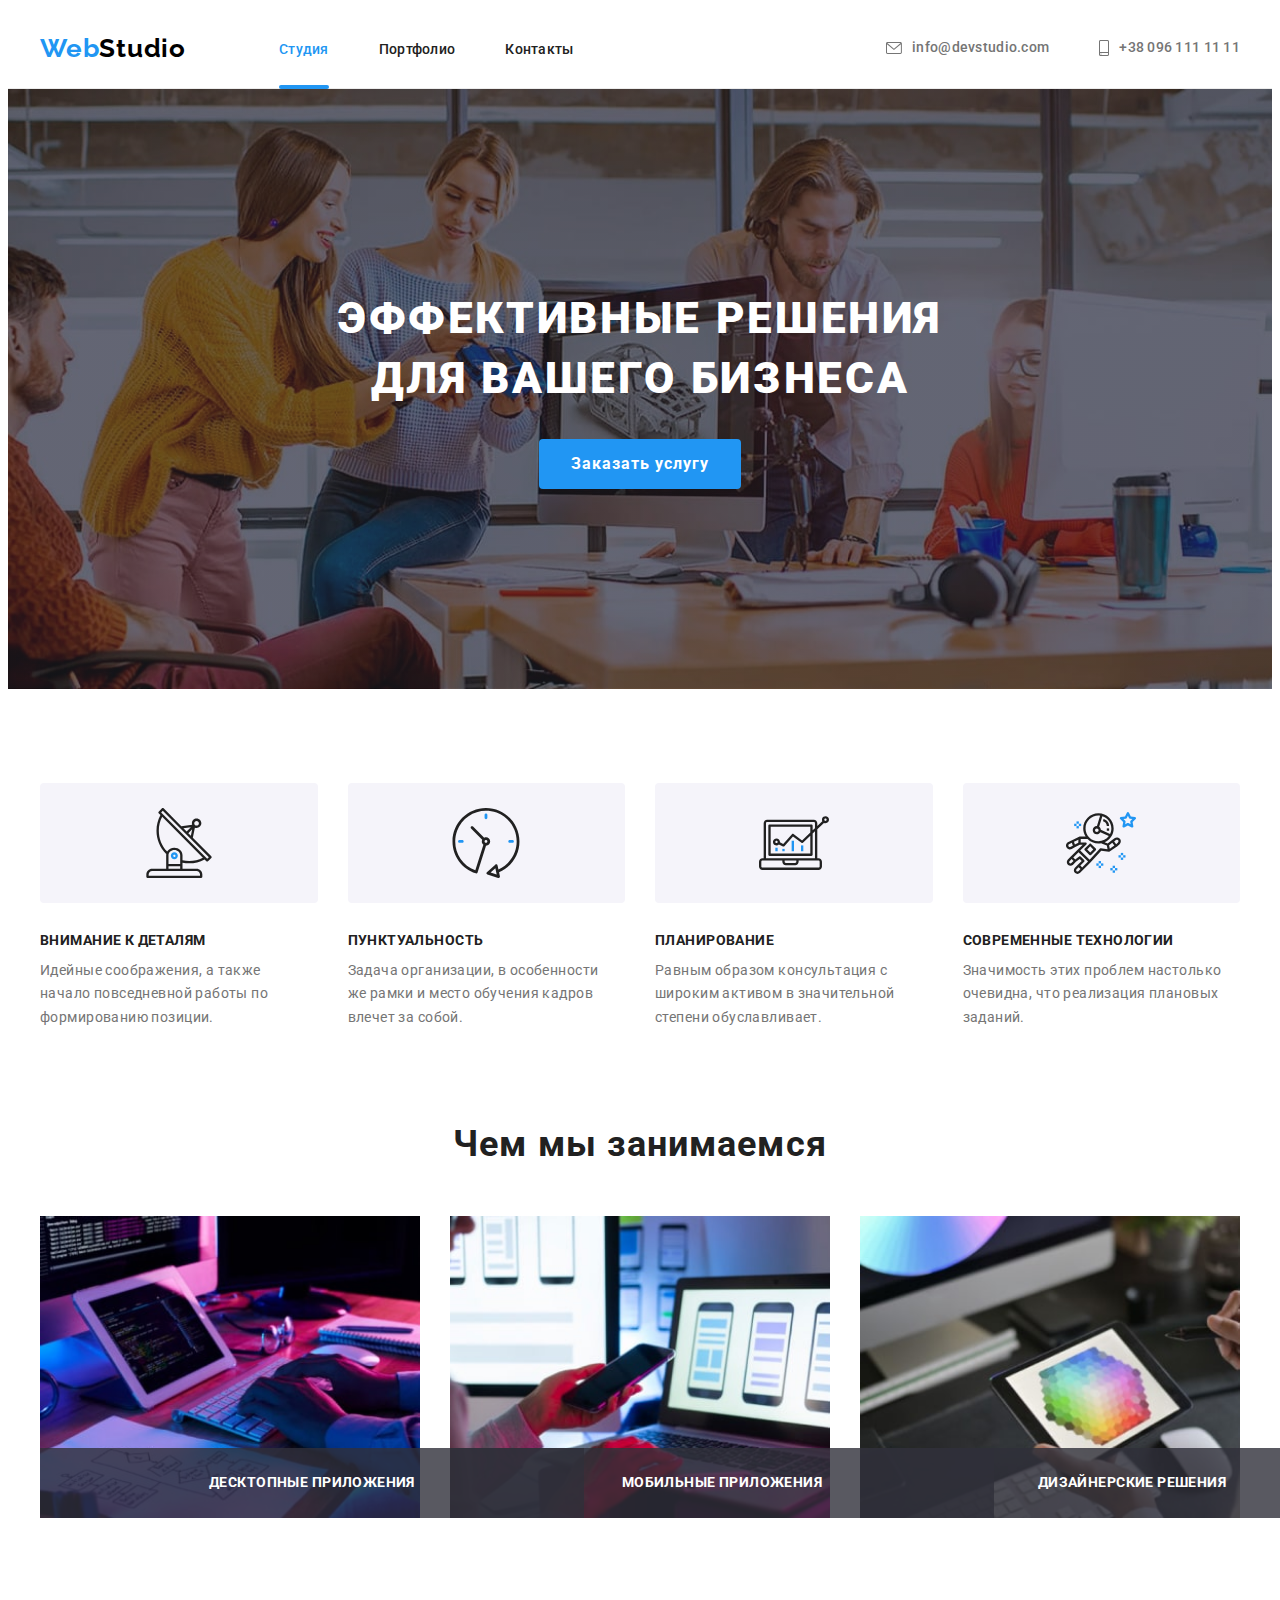
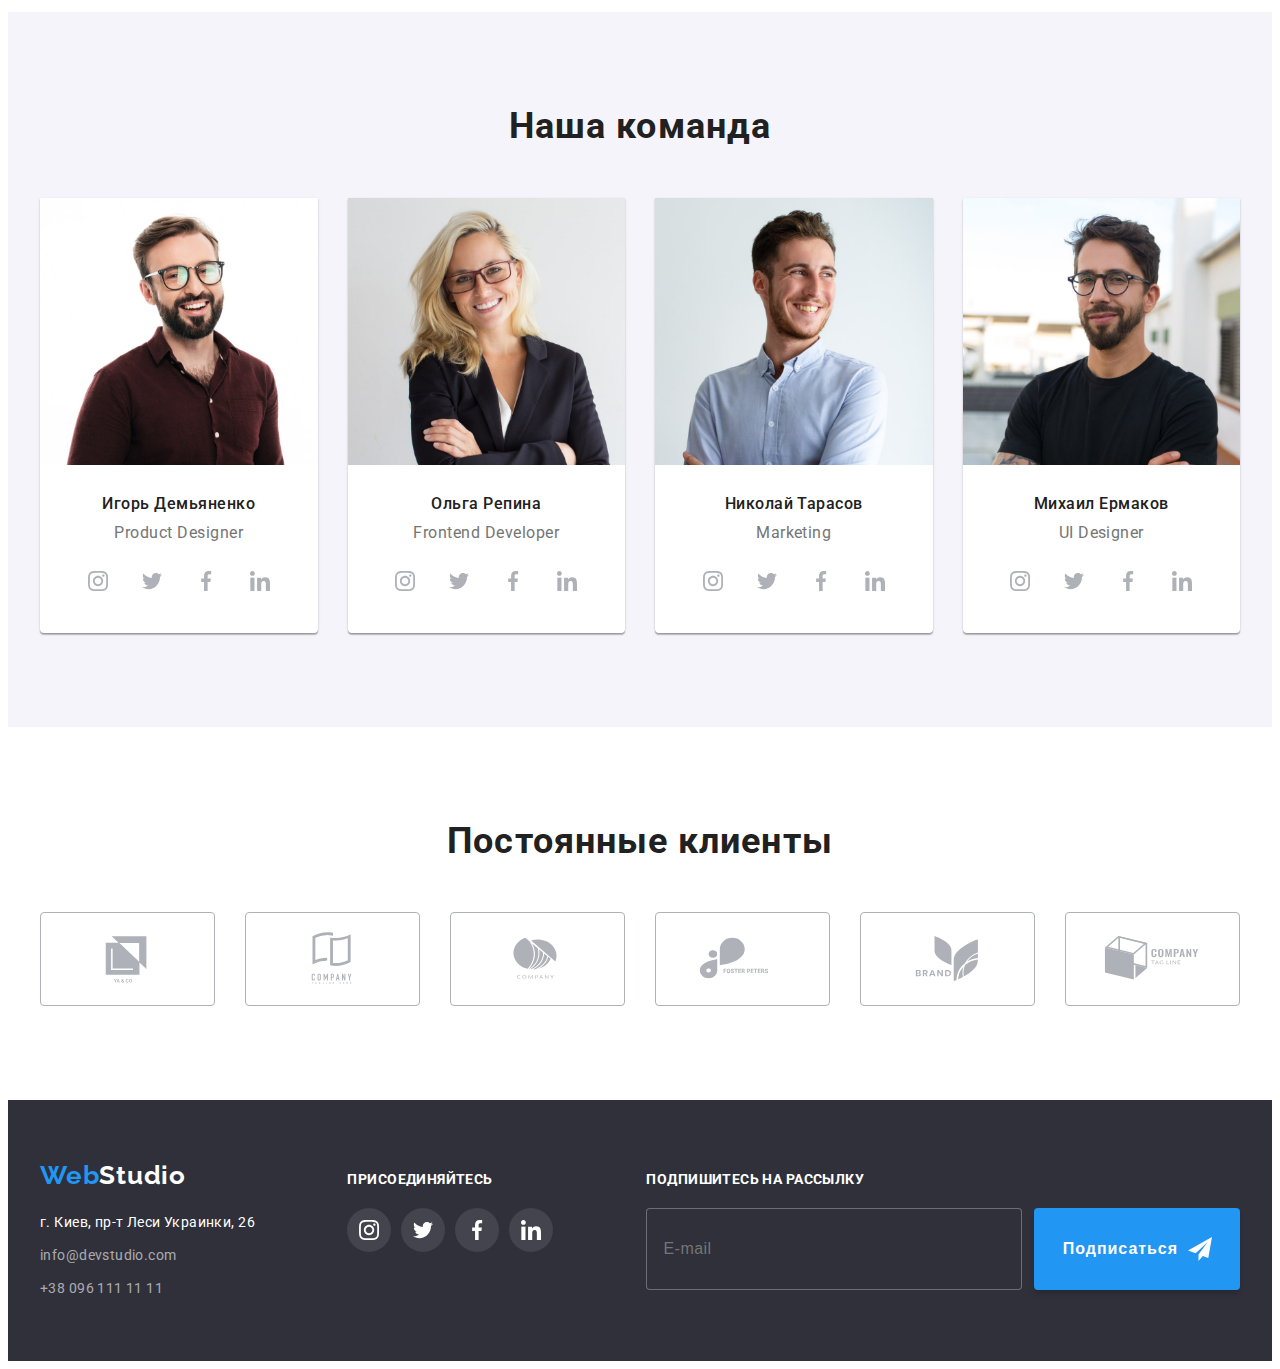
<file: index.html>
<!DOCTYPE html>
<html lang="ru">
<head>
    <meta charset="UTF-8">
    <meta http-equiv="X-UA-Compatible" content="IE=edge">
    <meta name="viewport" content="width=device-width, initial-scale=1.0">
    <link rel="stylesheet" href="https://cdnjs.cloudflare.com/ajax/libs/modern-normalize/1.1.0/modern-normalize.min.css"
        integrity="sha512-wpPYUAdjBVSE4KJnH1VR1HeZfpl1ub8YT/NKx4PuQ5NmX2tKuGu6U/JRp5y+Y8XG2tV+wKQpNHVUX03MfMFn9Q==" 
        crossorigin="anonymous" referrerpolicy="no-referrer">
    <!-- <link rel="stylesheet" href="css/styles.css"> -->
    <link rel="preconnect" href="https://fonts.googleapis.com">
    <link rel="preconnect" href="https://fonts.gstatic.com" crossorigin>
    <link href="https://fonts.googleapis.com/css2?family=Raleway:wght@700&family=Roboto:wght@400;500;700;900&display=swap" rel="stylesheet">
    <link rel="stylesheet" href="./css/main.min.css" />
    <title>WebStudio</title>
</head>
<body>
    <!--Верхняя линия-->
    <header class="header">
        <div class="container">
        <a href="./index.html" class="header__logo link"> <span class="logo">Web</span>Studio</a>
        <nav class="navigation">
            <ul class="menu-list list">
                <li class="menu-list__item">
                    <a href="./index.html" class="menu-list__link current link">Студия</a>
                </li>
                <li class="menu-list__item">
                    <a href="./portfolio.html" class="menu-list__link link">Портфолио</a>
                </li>
                <li class="menu-list__item">
                    <a href="" class="menu-list__link link">Контакты</a>
                </li>
            </ul>
        </nav>
            <div class="header__contact">
                <a href="mailto:info@devstudio.com" class="contact__email link">
                    <svg class="contact__icon" width="16" height="12">
                        <use href="./img/icons.svg#icon-envelope"></use>
                    </svg>info@devstudio.com</a>
                <a href="tel:+380961111111" class="contact__tel link">
                    <svg class="contact__icon" width="10" height="16">
                        <use href="./img/icons.svg#icon-smartphone"></use>
                    </svg>+38 096 111 11 11</a>
            </div>
        </div>
    </header>
    <main>
       <!--Шапка-->
        <section class="banner">
            <div class="container">
                <h1 class="banner__text">Эффективные решения для вашего бизнеса</h1>
                <button type="button" class="banner__btn" data-modal-open>Заказать услугу</button>
            </div>
        </section>
        <!--Особенности-->
        <section class="specificity">
            <div class="container">
            <h2 class="visually-hidden">Особенности</h2>
            <ul class="specificity-list list">
                <li class="specificity-list__item">
                    <div class="specificity-item">
                        <svg class="speciticity-item__icon" width="70" height="70">
                            <use href="./img/icons.svg#icon-antenna"></use>
                        </svg>
                    </div>
                    <h3 class="specificity-list__title">Внимание к деталям</h3>
                    <p class="specificity-list__text">Идейные соображения, а также начало повседневной работы по формированию позиции.</p>
                </li>
                <li class="specificity-list__item">
                    <div class="specificity-item">
                        <svg class="speciticity-item__icon" width="70" height="70">
                            <use href="./img/icons.svg#icon-clock"></use>
                        </svg>
                    </div>
                    <h3 class="specificity-list__title">Пунктуальность</h3>
                    <p class="specificity-list__text">Задача организации, в особенности же рамки и место обучения кадров влечет за собой.</p>
                </li>
                <li class="specificity-list__item">
                    <div class="specificity-item">
                        <svg class="speciticity-item__icon" width="70" height="70">
                            <use href="./img/icons.svg#icon-diagram"></use>
                        </svg>
                    </div>
                    <h3 class="specificity-list__title">Планирование</h3>
                    <p class="specificity-list__text">Равным образом консультация с широким активом в значительной степени обуславливает.</p>
                </li>
                <li class="specificity-list__item">
                    <div class="specificity-item">
                        <svg class="speciticity-item__icon" width="70" height="70">
                            <use href="./img/icons.svg#icon-astronaut"></use>
                        </svg>
                    </div>
                    <h3 class="specificity-list__title">Современные технологии</h3>
                    <p class="specificity-list__text">Значимость этих проблем настолько очевидна, что реализация плановых заданий.</p>
                </li>
            </ul>
            </div>
        </section>
        <!--Чем мы занимаемся-->
        <section class="about">
            <div class="container">
            <h2 class="about__title">Чем мы занимаемся</h2>
            <ul class="about-list list">
                <li class="about-item">
                    <img src="img/box_1.jpg" alt="Программирование" width="370" height="294">
                    <div class="about-wrap">
                        <p class="about-wrap__title">Десктопные приложения</p>
                    </div>
                </li>
                <li class="about-item">
                    <img src="img/box_2.jpg" alt="Тестирование" width="370" height="294">
                    <div class="about-wrap">
                        <p class="about-wrap__title">Мобильные приложения</p>
                    </div>
                </li>
                <li class="about-item">
                    <img src="img/box_3.jpg" alt="Дизайн" width="370" height="294">
                    <div class="about-wrap">
                        <p class="about-wrap__title">Дизайнерские решения</p>
                    </div>
                </li>
            </ul>
            </div>
        </section>
        <!--Наша команда-->
        <section class="team">
            <div class="container">
            <h2 class="team__title">Наша команда</h2>
            <ul class="team-list list">
                <li class="team-list__item">
                    <img src="img/img_1.jpg" alt="Фото Игорь" width="270" height="260">
                    <div class="team-info">
                    <h3 class="team-info__title">Игорь Демьяненко</h3>
                    <p class="team-info__text">Product Designer</p>
                    <ul class="team-soc-list list">
                        <li class="team-soc-list__item">
                            <a href="" class="team-soc-list__link">
                                <svg class="team-soc-list__icon" width="20" height="20">
                                    <use href="./img/icons.svg#icon-instagram"></use>
                                </svg>
                            </a>
                        </li>
                        <li class="team-soc-list__item">
                            <a href="" class="team-soc-list__link">
                                <svg class="team-soc-list__icon" width="20" height="20">
                                    <use href="./img/icons.svg#icon-twitter"></use>
                                </svg>
                            </a>
                        </li>
                        <li class="team-soc-list__item">
                            <a href="" class="team-soc-list__link">
                                <svg class="team-soc-list__icon" width="20" height="20">
                                    <use href="./img/icons.svg#icon-facebook"></use>
                                </svg>
                            </a>
                        </li>
                        <li class="team-soc-list__item">
                            <a href="" class="team-soc-list__link">
                                <svg class="team-soc-list__icon" width="20" height="20">
                                    <use href="./img/icons.svg#icon-linkedin"></use>
                                </svg>
                            </a>
                        </li>
                    </ul>
                    </div>
                </li>
                <li class="team-list__item">
                    <img src="img/img_2.jpg" alt="Фото Ольга" width="270" height="260">
                    <div class="team-info">
                    <h3 class="team-info__title">Ольга Репина</h3>
                    <p class="team-info__text">Frontend Developer</p>
                    <ul class="team-soc-list list">
                        <li class="team-soc-list__item">
                            <a href="" class="team-soc-list__link">
                                <svg class="team-soc-list__icon" width="20" height="20">
                                    <use href="./img/icons.svg#icon-instagram"></use>
                                </svg>
                            </a>
                        </li>
                        <li class="team-soc-list__item">
                            <a href="" class="team-soc-list__link">
                                <svg class="team-soc-list__icon" width="20" height="20">
                                    <use href="./img/icons.svg#icon-twitter"></use>
                                </svg>
                            </a>
                        </li>
                        <li class="team-soc-list__item">
                            <a href="" class="team-soc-list__link">
                                <svg class="team-soc-list__icon" width="20" height="20">
                                    <use href="./img/icons.svg#icon-facebook"></use>
                                </svg>
                            </a>
                        </li>
                        <li class="team-soc-list__item">
                            <a href="" class="team-soc-list__link">
                                <svg class="team-soc-list__icon" width="20" height="20">
                                    <use href="./img/icons.svg#icon-linkedin"></use>
                                </svg>
                            </a>
                        </li>
                    </ul>
                    </div>
                </li>
                <li class="team-list__item">
                    <img src="img/img_3.jpg" alt="Фото Николай" width="270" height="260">
                    <div class="team-info">
                    <h3 class="team-info__title">Николай Тарасов</h3>
                    <p class="team-info__text">Marketing</p>
                    <ul class="team-soc-list list">
                        <li class="team-soc-list__item">
                            <a href="" class="team-soc-list__link">
                                <svg class="team-soc-list__icon" width="20" height="20">
                                    <use href="./img/icons.svg#icon-instagram"></use>
                                </svg>
                            </a>
                        </li>
                        <li class="team-soc-list__item">
                            <a href="" class="team-soc-list__link">
                                <svg class="team-soc-list__icon" width="20" height="20">
                                    <use href="./img/icons.svg#icon-twitter"></use>
                                </svg>
                            </a>
                        </li>
                        <li class="team-soc-list__item">
                            <a href="" class="team-soc-list__link">
                                <svg class="team-soc-list__icon" width="20" height="20">
                                    <use href="./img/icons.svg#icon-facebook"></use>
                                </svg>
                            </a>
                        </li>
                        <li class="team-soc-list__item">
                            <a href="" class="team-soc-list__link">
                                <svg class="team-soc-list__icon" width="20" height="20">
                                    <use href="./img/icons.svg#icon-linkedin"></use>
                                </svg>
                            </a>
                        </li>
                    </ul>
                    </div>
                </li>
                <li class="team-list__item">
                    <img src="img/img_4.jpg" alt="Фото Михаил" width="270" height="260">
                    <div class="team-info">
                    <h3 class="team-info__title">Михаил Ермаков</h3>
                    <p class="team-info__text">UI Designer</p>
                    <ul class="team-soc-list list">
                        <li class="team-soc-list__item">
                            <a href="" class="team-soc-list__link">
                                <svg class="team-soc-list__icon" width="20" height="20">
                                    <use href="./img/icons.svg#icon-instagram"></use>
                                </svg>
                            </a>
                        </li>
                        <li class="team-soc-list__item">
                            <a href="" class="team-soc-list__link">
                                <svg class="team-soc-list__icon" width="20" height="20">
                                    <use href="./img/icons.svg#icon-twitter"></use>
                                </svg>
                            </a>
                        </li>
                        <li class="team-soc-list__item">
                            <a href="" class="team-soc-list__link">
                                <svg class="team-soc-list__icon" width="20" height="20">
                                    <use href="./img/icons.svg#icon-facebook"></use>
                                </svg>
                            </a>
                        </li>
                        <li class="team-soc-list__item">
                            <a href="" class="team-soc-list__link">
                                <svg class="team-soc-list__icon" width="20" height="20">
                                    <use href="./img/icons.svg#icon-linkedin"></use>
                                </svg>
                            </a>
                        </li>
                    </ul>
                    </div>
                </li>
            </ul>
            </div>
        </section>
        <!--Постоянные клиенты-->
        <section class="our-clients">
            <div class="container">
                <h2 class="our-clients-title">Постоянные клиенты</h2>
                <ul class="our-clients-list list">
                    <li class="our-clients-item">
                        <a href="" class="our-clients-link">
                            <svg class="our-clients-icon" width="106" height="60">
                                <use href="./img/icons.svg#icon-YaCo"></use>
                            </svg>
                        </a>
                    </li>
                    <li class="our-clients-item">
                        <a href="" class="our-clients-link">
                            <svg class="our-clients-icon" width="106" height="60">
                                <use href="./img/icons.svg#icon-ComTagHer"></use>
                            </svg>
                        </a>
                    </li>
                    <li class="our-clients-item">
                        <a href="" class="our-clients-link">
                            <svg class="our-clients-icon" width="106" height="60">
                                <use href="./img/icons.svg#icon-Company"></use>
                            </svg>
                        </a>
                    </li>
                    <li class="our-clients-item">
                        <a href="" class="our-clients-link">
                            <svg class="our-clients-icon" width="106" height="60">
                                <use href="./img/icons.svg#icon-FosterPeters"></use>
                            </svg>
                        </a>
                    </li>
                    <li class="our-clients-item">
                        <a href="" class="our-clients-link">
                            <svg class="our-clients-icon" width="106" height="60">
                                <use href="./img/icons.svg#icon-Brand"></use>
                            </svg>
                        </a>
                    </li>
                    <li class="our-clients-item">
                        <a href="" class="our-clients-link">
                            <svg class="our-clients-icon" width="106" height="60">
                                <use href="./img/icons.svg#icon-ComTagLin"></use>
                            </svg>
                        </a>
                    </li>
                </ul>
            </div>
        </section>
    </main>
    <!--Подвал-->
    <footer class="footer">
        <div class="container">
        <div class="footer-wrap">
        <div class="footer-contact">
        <a href="./index.html" class="footer__logo link"> <span class="logo">Web</span>Studio</a>
        <address>
            <ul class="footer-list list">
                <li class="footer-item">
                    <a href="https://goo.gl/maps/fGNidppjF6cQsCoF7" target="_blank" rel="noopener noindex nofollow" class="footer-address link">г. Киев, пр-т Леси Украинки, 26</a>
                </li>
                <li class="footer-item">
                    <a href="mailto:info@devstudio.com" class="footer-mail link">info@devstudio.com</a>
                </li>
                <li class="footer-item">
                    <a href="tel:+380961111111" class="footer-tel link">+38 096 111 11 11</a>
                </li>
            </ul>
        </address>
        </div>
        <div class="footer-social">
            <h3 class="social-title">Присоединяйтесь</h3>
            <ul class="footer-soc-list list">
                <li class="footer-soc-item">
                    <a href="" class="footer-soc-link">
                        <svg class="footer-soc-icon" width="20" height="20">
                                <use href="./img/icons.svg#icon-instagram"></use>
                        </svg>
                    </a>
                </li>
                <li class="footer-soc-item">
                    <a href="" class="footer-soc-link">
                        <svg class="footer-soc-icon" width="20" height="20">
                            <use href="./img/icons.svg#icon-twitter"></use>
                        </svg>
                    </a>
                </li>
                <li class="footer-soc-item">
                    <a href="" class="footer-soc-link">
                        <svg class="footer-soc-icon" width="20" height="20">
                            <use href="./img/icons.svg#icon-facebook"></use>
                        </svg>
                    </a>
                </li>
                <li class="footer-soc-item">
                    <a href="" class="footer-soc-link">
                        <svg class="footer-soc-icon" width="20" height="20">
                            <use href="./img/icons.svg#icon-linkedin"></use>
                        </svg>
                    </a>
                </li>
            </ul>
        </div>
            <div class="footer-subscribe">
                <form>
                    <p class="footer-sub-title">Подпишитесь на рассылку</p>
                    <div class="footer-sub">
                        <input
                        class="footer-input"
                        type="email"
                        id="email"
                        name="user-email"
                        placeholder="E-mail">
                        <button class="footer-sub-btn" type="submit">Подписаться</button>
                        <svg class="footer-input-icon" width="24" height="24">
                            <use href="./img/icons.svg#icon-icon_send"></use>
                        </svg>
                    </div>
                </form>
            </div>
        </div>
        </div>
    </footer>
    <div class="backdrop is-hidden" data-modal>
        <div class="modal">
            <button type="button" class="modal-close-btn" data-modal-close>
                <svg class="input-close_btn" width="18" height="18">
                    <use href="./img/icons.svg#icon-close_btn"></use>
                </svg>
            </button>
            <p class="modal-title">Оставьте свои данные, мы вам перезвоним</p>
            <form>
                <div class="modal-field">
                    <div class="modal-input-list">
                        <label class="modal-label" for="user-name">Имя</label>
                        <div class="modal-input-wrap">
                            <input
                            class="modal-input"
                            type="text"
                            name="user-name"
                            id="user-name">
                            <svg class="input-icon" width="18" height="18">
                                <use href="./img/icons.svg#icon-person_black"></use>
                            </svg>
                        </div>
                    </div>
                    <div class="modal-input-list">
                        <label class="modal-label" for="user-tel">Телефон</label>
                        <div class="modal-input-wrap">
                            <input
                            type="tel"
                            class="modal-input"
                            name="user-tel"
                            id="user-tel">
                            <svg class="input-icon" width="18" height="18">
                                <use href="./img/icons.svg#icon-phone_black"></use>
                            </svg>
                        </div>
                    </div>
                    <div class="modal-input-list">
                        <label class="modal-label" for="user-email">Почта</label>
                        <div class="modal-input-wrap">
                            <input
                            type="email"
                            class="modal-input"
                            name="user-email"
                            id="user-email">
                            <svg class="input-icon" width="18" height="18">
                                <use href="./img/icons.svg#icon-email_black"></use>
                            </svg>
                        </div>
                    </div>
                    <div class="modal-input-list">
                        <label class="modal-label" for="user-text">Комментарий</label>
                        <textarea
                        name="user-text"
                        id="user-text"
                        placeholder="Введите текст"
                        class="modal-text"></textarea>
                    </div>
                    <div class="modal-checkbox">
                        <input
                        class="input-check visually-hidden"
                        type="checkbox"
                        name="accept_check"
                        id="accept_rules"
                        value="accept_check">
                        <label for="accept_rules" class="check-text">Соглашаюсь с рассылкой и принимаю<a href="" target="_blank" class="accept_link">Условия договора</a></label>
                    </div>
                <button class="modal-btn" type="submit">Отправить</button>
                    </div>
            </form>
        </div>
    </div>
    <script src="./js/modal.js"></script>
</body>
</html>
</file>
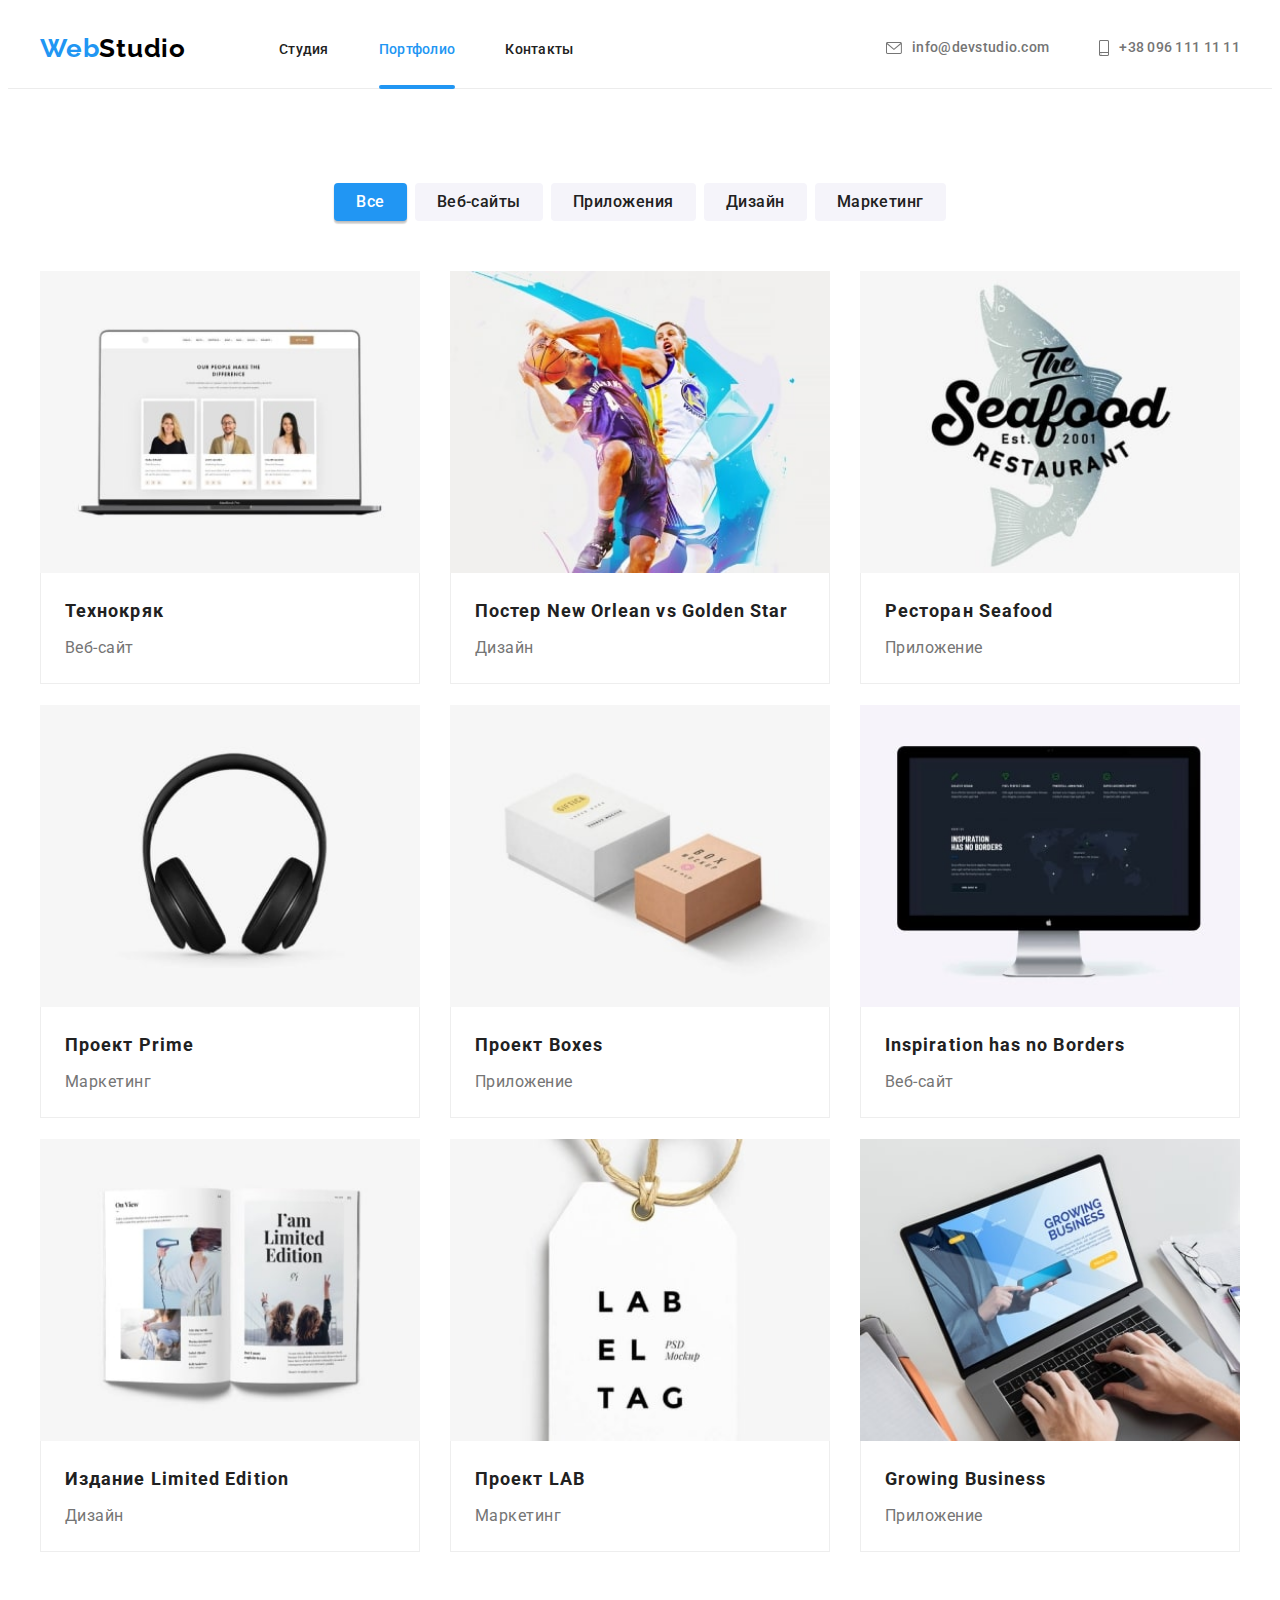
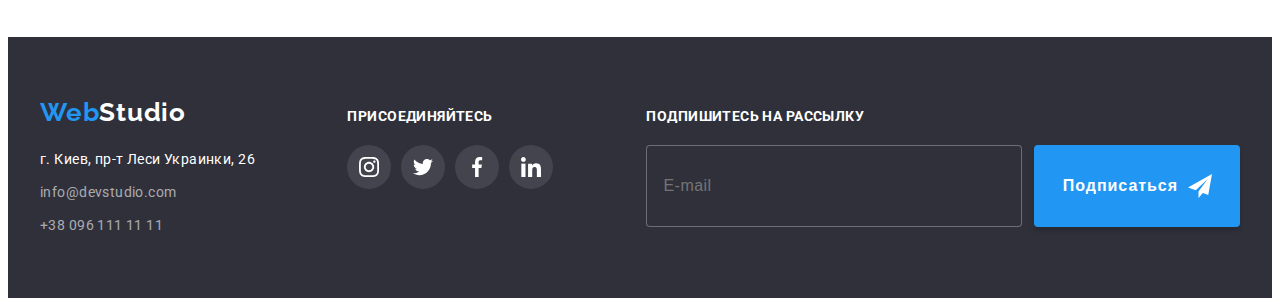
<file: portfolio.html>
<!DOCTYPE html>
<html lang="ru">
<head>
    <meta charset="UTF-8">
    <meta http-equiv="X-UA-Compatible" content="IE=edge">
    <meta name="viewport" content="width=device-width, initial-scale=1.0">
    <link rel="stylesheet" href="https://cdnjs.cloudflare.com/ajax/libs/modern-normalize/1.1.0/modern-normalize.min.css"
        integrity="sha512-wpPYUAdjBVSE4KJnH1VR1HeZfpl1ub8YT/NKx4PuQ5NmX2tKuGu6U/JRp5y+Y8XG2tV+wKQpNHVUX03MfMFn9Q==" 
        crossorigin="anonymous" referrerpolicy="no-referrer">
    <!-- <link rel="stylesheet" href="css/styles.css"> -->
    <link rel="preconnect" href="https://fonts.googleapis.com">
    <link rel="preconnect" href="https://fonts.gstatic.com" crossorigin>
    <link href="https://fonts.googleapis.com/css2?family=Raleway:wght@700&family=Roboto:wght@400;500;700;900&display=swap" rel="stylesheet">
    <link rel="stylesheet" href="./css/main.min.css" />
    <title>WebStudio</title>
</head>
<body>
    <!--Верхняя линия-->
    <header class="header">
        <div class="container">
            <a href="./index.html" class="header__logo link"> <span class="logo">Web</span>Studio</a>
            <nav class="navigation">
                <ul class="menu-list list">
                    <li class="menu-list__item">
                        <a href="./index.html" class="menu-list__link link">Студия</a>
                    </li>
                    <li class="menu-list__item">
                        <a href="./portfolio.html" class="menu-list__link current link">Портфолио</a>
                    </li>
                    <li class="menu-list__item">
                        <a href="" class="menu-list__link link">Контакты</a>
                    </li>
                </ul>
            </nav>
            <div class="header__contact">
                <a href="mailto:info@devstudio.com" class="contact__email link">
                    <svg class="contact__icon" width="16" height="12">
                        <use href="./img/icons.svg#icon-envelope"></use>
                    </svg>info@devstudio.com</a>
                <a href="tel:+380961111111" class="contact__tel link">
                    <svg class="contact__icon" width="10" height="16">
                        <use href="./img/icons.svg#icon-smartphone"></use>
                    </svg>+38 096 111 11 11</a>
            </div>
        </div>
    </header>
    <!--Портфолио-->
    <main>
        <section class="portfolio">
            <div class="container">
            <h2 class="visually-hidden">Портфолио</h2>
            <ul class="portfolio-btn-list list">
                <li class="portfolio-btn-item"><button type="button" class="portfolio-btn" autofocus>Все</button></li>
                <li class="portfolio-btn-item"><button type="button" class="portfolio-btn">Веб-сайты</button></li>
                <li class="portfolio-btn-item"><button type="button" class="portfolio-btn">Приложения</button></li>
                <li class="portfolio-btn-item"><button type="button" class="portfolio-btn">Дизайн</button></li>
                <li class="portfolio-btn-item"><button type="button" class="portfolio-btn">Маркетинг</button></li>
            </ul>
            <ul class="portfolio-img-list list">
                <li class="portfolio-item">
                    <a href="" class="link">
                        <div class="portfolio-item-wrap">
                        <img src="img/foto1.jpg" alt="Портфолио фото 1" width="370" height="294">
                        <p class="portfolio-wrap-text">Ресурс предлагает комплексные предложения с разным уровнем функционала и сервисов. Все это позволит посетителю получить
                        исчерпывающие сведения о компании или частном лице.</p>
                        </div>
                        <div class="portfolio-info">
                        <h3 class="portfolio-title">Технокряк</h3>
                        <p class="portfolio-text">Веб-сайт</p>
                        </div>
                    </a>
                </li>
                <li class="portfolio-item">
                    <a href="" class="link">
                        <div class="portfolio-item-wrap">
                        <img src="img/foto2.jpg" alt="Портфолио фото 2" width="370" height="294">
                        <p class="portfolio-wrap-text">Ресурс предлагает комплексные предложения с разным уровнем функционала и сервисов. Все это позволит посетителю получить
                        исчерпывающие сведения о компании или частном лице.</p>
                        </div>
                        <div class="portfolio-info">
                        <h3 class="portfolio-title">Постер New Orlean vs Golden Star</h3>
                        <p class="portfolio-text">Дизайн</p>
                        </div>
                    </a>
                </li>
                <li class="portfolio-item">
                    <a href="" class="link">
                        <div class="portfolio-item-wrap">
                        <img src="img/foto3.jpg" alt="Портфолио фото 3" width="370" height="294">
                        <p class="portfolio-wrap-text">Ресурс предлагает комплексные предложения с разным уровнем функционала и сервисов. Все это позволит посетителю получить
                        исчерпывающие сведения о компании или частном лице.</p>
                        </div>
                        <div class="portfolio-info">
                        <h3 class="portfolio-title">Ресторан Seafood</h3>
                        <p class="portfolio-text">Приложение</p>
                        </div>
                    </a>
                </li>
                <li class="portfolio-item">
                    <a href="" class="link">
                        <div class="portfolio-item-wrap">
                        <img src="img/foto4.jpg" alt="Портфолио фото 4" width="370" height="294">
                        <p class="portfolio-wrap-text">Ресурс предлагает комплексные предложения с разным уровнем функционала и сервисов. Все это позволит посетителю получить
                        исчерпывающие сведения о компании или частном лице.</p>
                        </div>
                        <div class="portfolio-info">
                        <h3 class="portfolio-title">Проект Prime</h3>
                        <p class="portfolio-text">Маркетинг</p>
                        </div>
                    </a>
                </li>
                <li class="portfolio-item">
                    <a href="" class="link">
                        <div class="portfolio-item-wrap">
                        <img src="img/foto5.jpg" alt="Портфолио фото 5" width="370" height="294">
                        <p class="portfolio-wrap-text">Ресурс предлагает комплексные предложения с разным уровнем функционала и сервисов. Все это позволит посетителю получить
                        исчерпывающие сведения о компании или частном лице.</p>
                        </div>
                        <div class="portfolio-info">
                        <h3 class="portfolio-title">Проект Boxes</h3>
                        <p class="portfolio-text">Приложение</p>
                        </div>
                    </a>
                </li>
                <li class="portfolio-item">
                    <a href="" class="link">
                        <div class="portfolio-item-wrap">
                        <img src="img/foto6.jpg" alt="Портфолио фото 6" width="370" height="294">
                        <p class="portfolio-wrap-text">Ресурс предлагает комплексные предложения с разным уровнем функционала и сервисов. Все это позволит посетителю получить
                        исчерпывающие сведения о компании или частном лице.</p>
                        </div>
                        <div class="portfolio-info">
                        <h3 class="portfolio-title">Inspiration has no Borders</h3>
                        <p class="portfolio-text">Веб-сайт</p>
                        </div>
                    </a>
                </li>
                <li class="portfolio-item">
                    <a href="" class="link">
                        <div class="portfolio-item-wrap">
                        <img src="img/foto7.jpg" alt="Портфолио фото 7" width="370" height="294">
                        <p class="portfolio-wrap-text">Ресурс предлагает комплексные предложения с разным уровнем функционала и сервисов. Все это позволит посетителю получить
                        исчерпывающие сведения о компании или частном лице.</p>
                        </div>
                        <div class="portfolio-info">
                        <h3 class="portfolio-title">Издание Limited Edition</h3>
                        <p class="portfolio-text">Дизайн</p>
                        </div>
                    </a>
                </li>
                <li class="portfolio-item">
                    <a href="" class="link">
                        <div class="portfolio-item-wrap">
                        <img src="img/foto8.jpg" alt="Портфолио фото 8" width="370" height="294">
                        <p class="portfolio-wrap-text">Ресурс предлагает комплексные предложения с разным уровнем функционала и сервисов. Все это позволит посетителю получить
                        исчерпывающие сведения о компании или частном лице.</p>
                        </div>
                        <div class="portfolio-info">
                        <h3 class="portfolio-title">Проект LAB</h3>
                        <p class="portfolio-text">Маркетинг</p>
                        </div>
                    </a>
                </li>
                <li class="portfolio-item">
                    <a href="" class="link">
                        <div class="portfolio-item-wrap">
                        <img src="img/foto9.jpg" alt="Портфолио фото 9" width="370" height="294">
                        <p class="portfolio-wrap-text">Ресурс предлагает комплексные предложения с разным уровнем функционала и сервисов. Все это позволит посетителю получить
                        исчерпывающие сведения о компании или частном лице.</p>
                        </div>
                        <div class="portfolio-info">
                        <h3 class="portfolio-title">Growing Business</h3>
                        <p class="portfolio-text">Приложение</p>
                        </div>
                    </a>
                </li>
            </ul>
            </div>
        </section>
    </main>
    <!--Подвал-->
    <footer class="footer">
        <div class="container">
            <div class="footer-wrap">
                <div class="footer-contact">
                    <a href="./index.html" class="footer__logo link"> <span class="logo">Web</span>Studio</a>
                    <address>
                        <ul class="footer-list list">
                            <li class="footer-item">
                                <a href="https://goo.gl/maps/fGNidppjF6cQsCoF7" target="_blank"
                                    rel="noopener noindex nofollow" class="footer-address link">г. Киев, пр-т Леси Украинки,
                                    26</a>
                            </li>
                            <li class="footer-item">
                                <a href="mailto:info@devstudio.com" class="footer-mail link">info@devstudio.com</a>
                            </li>
                            <li class="footer-item">
                                <a href="tel:+380961111111" class="footer-tel link">+38 096 111 11 11</a>
                            </li>
                        </ul>
                    </address>
                </div>
                <div class="footer-social">
                    <h3 class="social-title">Присоединяйтесь</h3>
                    <ul class="footer-soc-list list">
                        <li class="footer-soc-item">
                            <a href="" class="footer-soc-link">
                                <svg class="footer-soc-icon" width="20" height="20">
                                    <use href="./img/icons.svg#icon-instagram"></use>
                                </svg>
                            </a>
                        </li>
                        <li class="footer-soc-item">
                            <a href="" class="footer-soc-link">
                                <svg class="footer-soc-icon" width="20" height="20">
                                    <use href="./img/icons.svg#icon-twitter"></use>
                                </svg>
                            </a>
                        </li>
                        <li class="footer-soc-item">
                            <a href="" class="footer-soc-link">
                                <svg class="footer-soc-icon" width="20" height="20">
                                    <use href="./img/icons.svg#icon-facebook"></use>
                                </svg>
                            </a>
                        </li>
                        <li class="footer-soc-item">
                            <a href="" class="footer-soc-link">
                                <svg class="footer-soc-icon" width="20" height="20">
                                    <use href="./img/icons.svg#icon-linkedin"></use>
                                </svg>
                            </a>
                        </li>
                    </ul>
                </div>
                <div class="footer-subscribe">
                    <form>
                        <p class="footer-sub-title">Подпишитесь на рассылку</p>
                        <div class="footer-sub">
                            <input class="footer-input" type="email" placeholder="E-mail">
                            <button class="footer-sub-btn" type="submit">Подписаться</button>
                            <svg class="footer-input-icon" width="24" height="24">
                                <use href="./img/icons.svg#icon-icon_send"></use>
                            </svg>
                        </div>
                    </form>
                </div>
            </div>
        </div>
    </footer>
</body>
</html>
</file>
<file: css/main.min.css>
p,h1,h2,h3,h4,h5,h6{margin:0}ul,ol{padding-left:0;margin:0}button{border:none;cursor:pointer}button:focus{outline:none}img{display:block;width:100%;height:auto}.container{width:1200px;padding-left:15px;padding-right:15px;margin:0 auto}.link{text-decoration:none}.list{list-style:none}body{font-family:"Roboto",sans-serif;color:var(--body-text-color)}.backdrop{position:fixed;width:100%;height:100%;top:0;display:flex;align-items:center;justify-content:center;background:rgba(0,0,0,.2);transition:opacity 250ms,visibility 250ms}.backdrop.is-hidden .modal{transform:scale(0.5) translateY(600px)}.modal{position:absolute;width:528px;height:581px;background:#fff;box-shadow:0px 1px 3px rgba(0,0,0,.12),0px 1px 1px rgba(0,0,0,.14),0px 2px 1px rgba(0,0,0,.2);border-radius:4px;transition:transform 250ms;padding:40px}.modal-close-btn{position:absolute;top:8px;right:8px;width:30px;height:30px;border-radius:50%;background-color:rgba(0,0,0,0);border:1px solid rgba(0,0,0,.1);transition:color 250ms cubic-bezier(0.4, 0, 0.2, 1);display:flex;align-items:center}.input-close_btn:hover{fill:var(--accent-color)}.is-hidden{opacity:0;pointer-events:none;visibility:hidden}.modal-title{font-weight:700;font-size:20px;line-height:1.15;text-align:center;letter-spacing:.03em;margin-bottom:12px;color:#212121}.modal-input{width:100%;height:40px;border:1px solid rgba(33,33,33,.2);border-radius:4px;padding-left:42px;outline:none;transition:border-color 250ms cubic-bezier(0.4, 0, 0.2, 1);cursor:pointer}.modal-input:hover,.modal-input:focus{border-color:var(--accent-color)}.modal-input:focus+.input-icon,.modal-input:hover+.input-icon{fill:var(--accent-color)}.modal-label{display:block;font-size:12px;line-height:1.16;letter-spacing:.01em;margin-bottom:4px}.modal-input-list{margin-bottom:10px}.modal-text::placeholder{font-size:12px;line-height:1.16;letter-spacing:.01em;color:rgba(117,117,117,.5)}.modal-text{width:100%;height:120px;border:1px solid rgba(33,33,33,.2);border-radius:5px;padding:12px 16px;resize:none;outline:none;transition:border-color 250ms cubic-bezier(0.4, 0, 0.2, 1)}.modal-text:hover,.modal-text:focus{border-color:var(--accent-color)}.modal-checkbox{margin-top:10px;margin-bottom:30px}.accept_link{color:var(--accent-color)}.modal-btn{font-weight:700;font-size:16px;line-height:1.87;display:flex;align-items:center;text-align:center;letter-spacing:.06em;padding:10px 55px;margin:0 auto;color:#fff;background:#2196f3;box-shadow:0px 4px 4px rgba(0,0,0,.15);border-radius:4px}.modal-input-wrap{position:relative}.input-icon{position:absolute;top:50%;left:12px;transform:translateY(-50%);transition:fill 250ms cubic-bezier(0.4, 0, 0.2, 1)}.check-text{font-size:14px;line-height:1.71;letter-spacing:.03em;display:flex;align-items:center;justify-content:space-evenly}.check-text::before{content:"";width:16px;height:15px;border:2px solid #212121;border-radius:3px}.input-check:checked+.check-text::before{background-color:var(--accent-color);border:none;background-image:url(../img/icon-Vector.svg);background-repeat:no-repeat;background-position:center}.header__logo{font-family:"Raleway",sans-serif;font-weight:700;font-size:26px;line-height:1.19;letter-spacing:.03em;color:var(--header-logo-color);margin-right:93px}.logo{color:var(--logo-color)}.footer__logo{font-family:"Raleway",sans-serif;font-weight:700;font-size:26px;line-height:1.19;letter-spacing:.03em;color:var(--footer-logo-color);display:block;margin-bottom:20px}.header{background-color:var(--header-color);border-bottom:1px solid #ececec}.header .container{display:flex;align-items:center}.menu-list{display:flex}.menu-list__link{font-weight:500;font-size:14px;line-height:1.14;letter-spacing:.02em;color:var(--main-color);padding-top:var(--typical-padding);padding-bottom:var(--typical-padding);position:relative;transition:color 250ms cubic-bezier(0.4, 0, 0.2, 1)}.menu-list__link:hover,.menu-list__link:focus{color:var(--accent-color)}.menu-list__link.current::after{display:inline-block;content:"";position:absolute;left:0;bottom:0;width:100%;height:4px;border-radius:2px;background-color:var(--accent-color)}.menu-list__item:not(:last-child){margin-right:var(--title-to-content-marging)}.header__contact{padding-top:var(--typical-padding);padding-bottom:var(--typical-padding);margin-left:auto;display:flex}.contact__email{font-weight:500;font-size:14px;line-height:1.14;letter-spacing:.02em;color:var(--body-text-color);transition:color 250ms cubic-bezier(0.4, 0, 0.2, 1)}.contact__email:hover,.contact__email:focus{color:var(--accent-color)}.contact__tel{font-weight:500;font-size:14px;line-height:1.14;letter-spacing:.02em;color:var(--body-text-color);margin-left:var(--title-to-content-marging);transition:color 250ms cubic-bezier(0.4, 0, 0.2, 1)}.contact__tel:hover,.contact__tel:focus{color:var(--accent-color)}.contact__email,.contact__tel{display:flex;align-items:center}.contact__icon{fill:currentColor;margin-right:10px}.current{color:var(--accent-color)}.banner{background-color:var(--banner-color);background-image:linear-gradient(rgba(47, 48, 58, 0.4), rgba(47, 48, 58, 0.4)),url(../img/banner_Img.jpg);background-repeat:no-repeat;background-position:center;background-size:cover}.banner .container{padding:200px 0 200px 0}.banner__text{font-weight:900;font-size:44px;line-height:1.36;text-align:center;letter-spacing:.06em;text-transform:uppercase;color:#fff;max-width:696px;margin:0 auto 30px}.banner__btn{font-family:"Roboto";font-weight:700;font-size:16px;line-height:1.87;align-items:center;text-align:center;letter-spacing:.06em;background:#2196f3;color:#fff;border-radius:4px;margin:0 auto;display:block;padding:10px 32px}.specificity{padding-top:var(--padding-in-container);padding-bottom:var(--padding-in-container)}.specificity-list{display:flex;margin-left:-30px}.specificity-list__item{width:calc(25% - 30px);margin-left:30px}.specificity-item{display:flex;justify-content:center;margin:0 auto;padding-top:25px;padding-bottom:25px;background-color:#f5f4fa;border-radius:4px;margin-bottom:30px}.specificity-list__title{font-weight:700;font-size:14px;line-height:1.14;letter-spacing:.03em;text-transform:uppercase;color:#212121;margin-bottom:10px}.specificity-list__text{font-size:14px;line-height:1.71;letter-spacing:.03em;max-width:270px}.about{padding-bottom:var(--padding-in-container)}.about__title{font-weight:700;font-size:36px;line-height:1.16;text-align:center;letter-spacing:.03em;color:#212121;margin-bottom:var(--title-to-content-marging)}.about-list{display:flex;margin-left:-30px}.about-item{width:calc(33.3333333333% - 30px);margin-left:30px}.about-wrap{position:relative}.about-wrap__title{position:absolute;font-weight:700;font-size:14px;line-height:1.14;text-align:center;letter-spacing:.03em;text-transform:uppercase;bottom:0;padding:27px 82px 27px 82px;width:100%;color:#fff;background-color:rgba(47,48,58,.8)}.team{background-color:var(--second-background);padding-top:var(--padding-in-container);padding-bottom:var(--padding-in-container)}.team__title{font-weight:700;font-size:36px;line-height:1.16;text-align:center;letter-spacing:.03em;color:#212121;margin-bottom:var(--title-to-content-marging)}.team-list{display:flex;margin-left:-30px;flex-wrap:wrap}.team-list__item{background:#fff;box-shadow:0px 1px 3px rgba(0,0,0,.12),0px 1px 1px rgba(0,0,0,.14),0px 2px 1px rgba(0,0,0,.2);border-radius:0px 0px 4px 4px;width:calc(25% - 30px);margin-left:30px}.team-info__title{font-weight:500;font-size:16px;line-height:1.18;text-align:center;letter-spacing:.03em;color:#212121;margin-bottom:10px}.team-info__text{font-size:16px;line-height:1.18;text-align:center;letter-spacing:.03em;margin-bottom:16px}.team-info{padding-top:30px;padding-bottom:30px}.team-soc-list{display:flex;justify-content:center}.team-soc-list__item+.team-soc-list__item{margin-left:10px}.team-soc-list__link{width:44px;height:44px;background-color:#fff;border-radius:50%;display:flex;justify-content:center;align-items:center;transition:background-color 250ms cubic-bezier(0.4, 0, 0.2, 1)}.team-soc-list__link:hover,.team-soc-list__link:focus{background-color:var(--accent-color)}.team-soc-list__icon{fill:#afb1b8;transition:fill 250ms cubic-bezier(0.4, 0, 0.2, 1)}.team-soc-list__link:hover .team-soc-list__icon,.team-soc-list__link:focus .team-soc-list__icon{fill:#fff}.our-clients{padding-top:var(--padding-in-container);padding-bottom:var(--padding-in-container)}.our-clients-title{font-weight:700;font-size:36px;line-height:1.16;text-align:center;letter-spacing:.03em;color:var(--main-color);margin-bottom:var(--title-to-content-marging)}.our-clients-list{display:flex;margin-left:-30px}.our-clients-item{width:calc(16.6666666667% - 30px);margin-left:30px}.our-clients-link{display:flex;justify-content:center;max-width:170px;border:1px solid #afb1b8;border-radius:4px;margin:0 auto;padding:16px 32px;transition:border 250ms cubic-bezier(0.4, 0, 0.2, 1)}.our-clients-link:hover,.our-clients-link:focus{border:1px solid var(--accent-color)}.our-clients-icon{fill:#afb1b8;transition:fill 250ms cubic-bezier(0.4, 0, 0.2, 1)}.our-clients-link:hover .our-clients-icon,.our-clients-link:focus .our-clients-icon{fill:var(--accent-color)}.footer{background-color:#2f303a;padding-top:60px;padding-bottom:60px;display:block}.footer-item:not(:last-child){font-style:normal;margin-bottom:9px}.footer-address{font-size:14px;line-height:1.71;letter-spacing:.03em;color:#fff}.footer-mail{font-size:14px;line-height:1.71;letter-spacing:.03em;color:rgba(255,255,255,.6);transition:color 250ms cubic-bezier(0.4, 0, 0.2, 1)}.footer-mail:hover,.footer-mail:focus{color:var(--accent-color)}.footer-tel{font-size:14px;line-height:1.71;letter-spacing:.03em;color:rgba(255,255,255,.6);font-style:normal;transition:color 250ms cubic-bezier(0.4, 0, 0.2, 1)}.footer-tel:hover,.footer-tel:focus{color:var(--accent-color)}.footer-wrap{display:flex;align-items:baseline}.footer-contact{width:40%;margin-right:70px}.social-title{font-weight:700;font-size:14px;line-height:1.14;letter-spacing:.03em;color:#fff;text-transform:uppercase;margin-bottom:20px}.footer-soc-list{display:flex;justify-content:center}.footer-soc-item+.footer-soc-item{margin-left:10px}.footer-soc-link{width:44px;height:44px;background-color:#43444d;border-radius:50%;display:flex;justify-content:center;align-items:center;transition:background-color 250ms cubic-bezier(0.4, 0, 0.2, 1)}.footer-soc-link:hover,.footer-soc-link:focus{background-color:var(--accent-color)}.footer-soc-icon{fill:#fff}.footer-social{margin-right:93px}.footer-subscribe{width:100%}.footer-sub{display:flex;position:relative}.footer-sub-title{font-weight:700;font-size:14px;line-height:1.14;letter-spacing:.03em;color:#fff;text-transform:uppercase;margin-bottom:20px}.footer-input{width:100%;height:50px;font-size:16px;line-height:1.25;align-items:center;letter-spacing:.03em;background:#2f303a;border:1px solid rgba(255,255,255,.3);border-radius:4px;padding:15px 0 15px 16px;color:#eee;outline:none;transition:border-color 250ms cubic-bezier(0.4, 0, 0.2, 1)}.footer-input:focus{border-color:var(--accent-color)}.footer-input-icon{position:absolute;right:28px;top:50%;transform:translateY(-50%)}.footer-sub-btn{font-weight:700;font-size:16px;line-height:1.87;align-items:center;text-align:center;letter-spacing:.06em;color:#fff;background:#2196f3;box-shadow:0px 4px 4px rgba(0,0,0,.15);border-radius:4px;padding:10px 62px 10px 29px;margin-left:12px}.portfolio{padding-top:var(--padding-in-container);padding-bottom:var(--padding-in-container)}.portfolio-btn-list{display:flex;justify-content:center;margin-bottom:50px}.portfolio-btn-item:not(:last-child){margin-right:8px}.portfolio-btn{font-family:"Roboto";font-style:normal;font-weight:500;font-size:16px;line-height:1.62;text-align:center;letter-spacing:.03em;background:var(--portfolio-first-btn-background);padding:6px 22px;border-radius:4px;color:#212121;transition:color 250ms cubic-bezier(0.4, 0, 0.2, 1),background-color 250ms cubic-bezier(0.4, 0, 0.2, 1)}.portfolio-btn:hover,.portfolio-btn:focus,.portfolio-btn:active{cursor:pointer;color:#fff;background-color:var(--portfolio-second-btn-background);box-shadow:0px 3px 1px rgba(0,0,0,.1),0px 1px 2px rgba(0,0,0,.08),0px 2px 2px rgba(0,0,0,.12)}.portfolio-img-list{display:flex;flex-wrap:wrap;margin-top:-30px;margin-left:-30px}.portfolio-info{padding:20px 24px;border-right:1px solid #eee;border-bottom:1px solid #eee;border-left:1px solid #eee}.portfolio-item{width:370px;height:404px;left:215px;top:262px;background:#fff;box-sizing:border-box;width:calc(33.3333333333% - 30px);margin-top:30px;margin-left:30px}.portfolio-item:hover{box-shadow:0px 3px 1px rgba(0,0,0,.1),0px 1px 2px rgba(0,0,0,.08),0px 2px 2px rgba(0,0,0,.12)}.portfolio-item:hover .portfolio-wrap-text{transform:translateY(0%)}.portfolio-item-wrap{position:relative;overflow:hidden}.portfolio-wrap-text{position:absolute;top:0;font-size:18px;height:100%;line-height:1.55;letter-spacing:.03em;padding:63px 24px;color:#fff;background-color:rgba(33,150,243,.9);transform:translateY(100%);transition:transform 250ms linear;overflow:auto}.portfolio-title{font-weight:700;font-size:18px;line-height:2;letter-spacing:.06em;color:#212121;margin-bottom:4px}.portfolio-text{font-size:16px;line-height:1.87;letter-spacing:.03em;color:#757575}:root{--accent-color: #2196F3;--logo-color: #2196F3;--header-color: #FFFFFF;--header-logo-color: #000000;--footer-logo-color: #FFFFFF;--body-text-color: #757575;--main-color: #212121;--banner-color: #2F303A;--second-background: #F5F4FA;--portfolio-first-btn-background: #F5F4FA;--portfolio-second-btn-background: #2196F3;--title-to-content-marging: 50px;--typical-padding: 32px;--padding-in-container: 94px}.visually-hidden{position:absolute;white-space:nowrap;width:1px;height:1px;overflow:hidden;border:0;padding:0;clip:rect(0 0 0 0);clip-path:inset(50%);margin:-1px}/*# sourceMappingURL=main.min.css.map */
</file>
